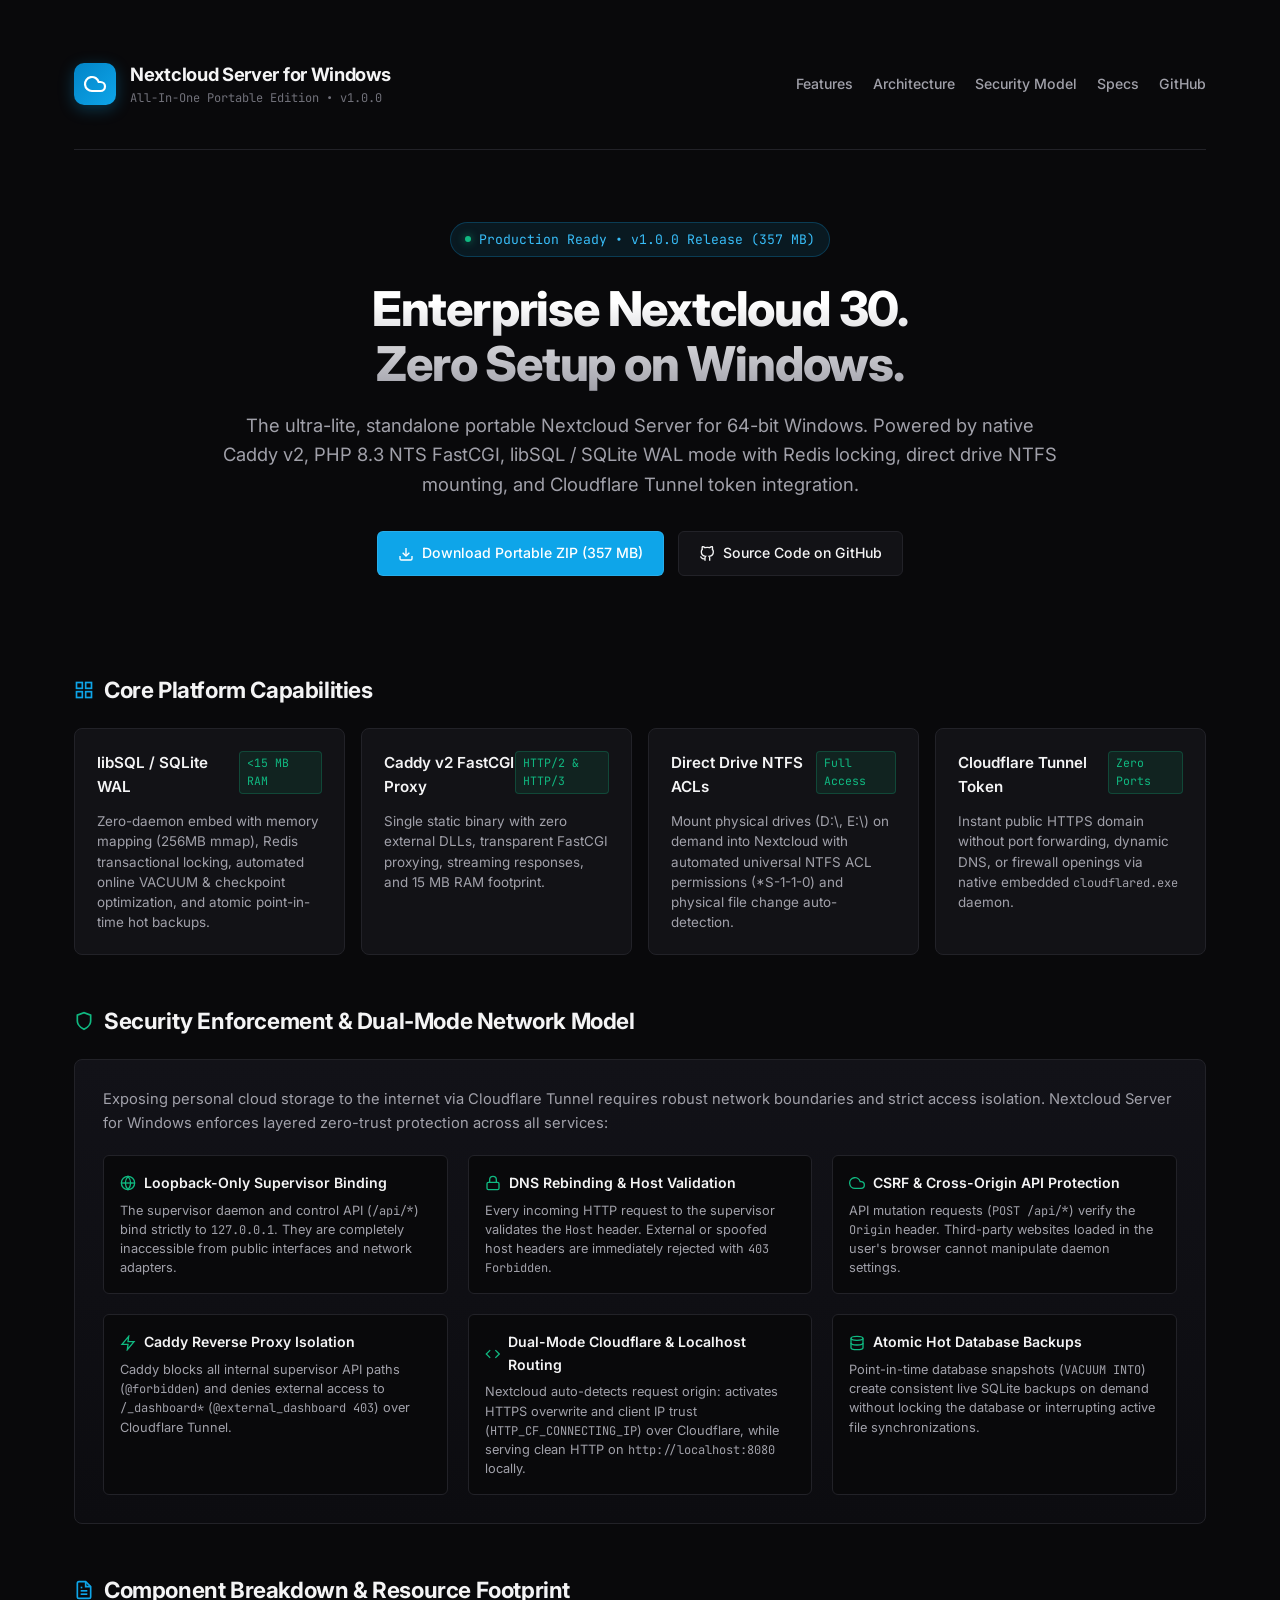
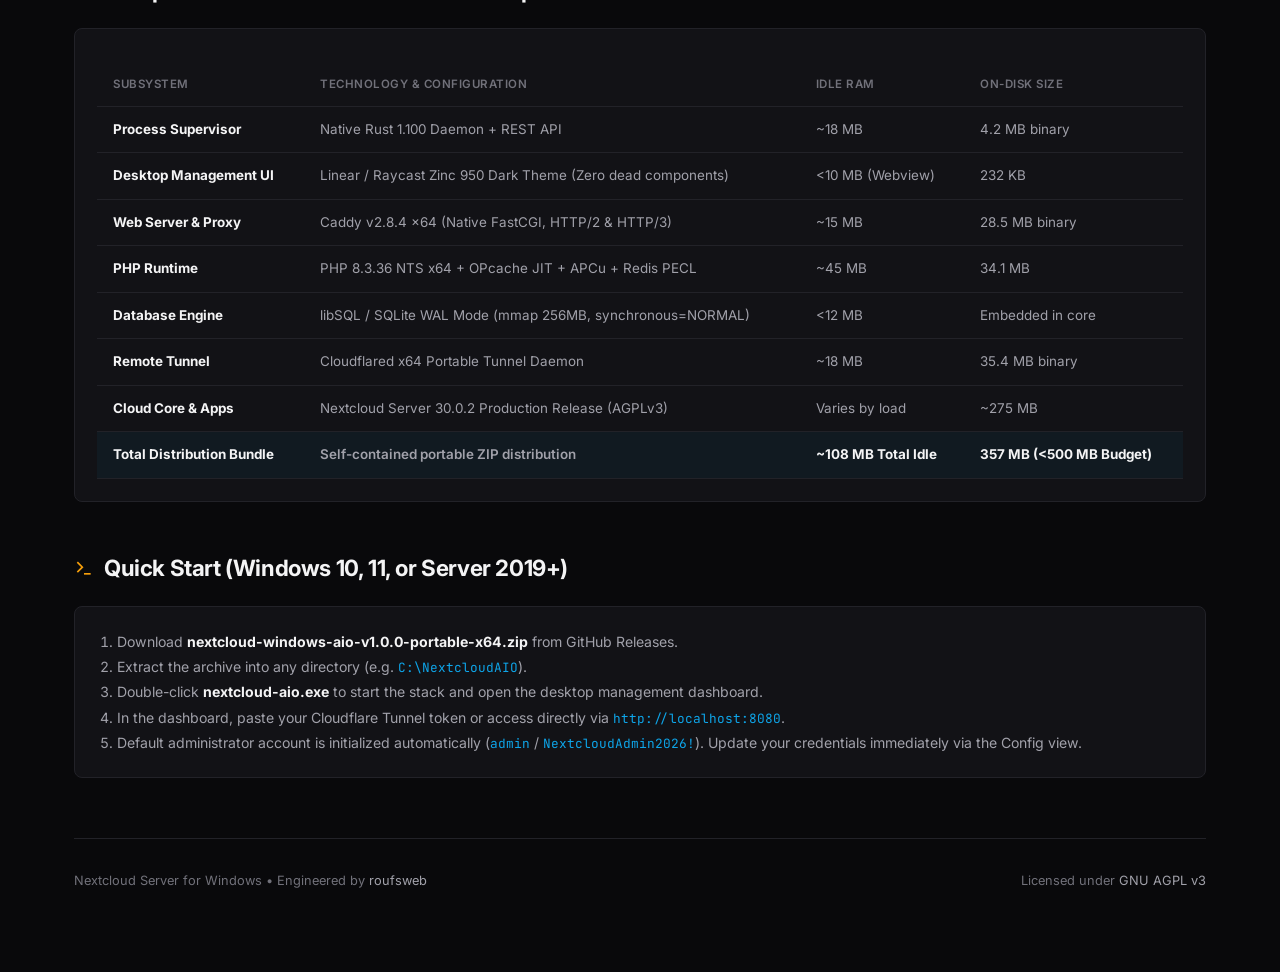
<file: docs/index.html>
<!DOCTYPE html>
<html lang="en">
<head>
  <meta charset="UTF-8">
  <meta name="viewport" content="width=device-width, initial-scale=1.0">
  <title>Nextcloud Server for Windows (All-In-One Portable)</title>
  <link rel="preconnect" href="https://fonts.googleapis.com">
  <link rel="preconnect" href="https://fonts.gstatic.com" crossorigin>
  <link href="https://fonts.googleapis.com/css2?family=Inter:wght@400;500;600;700;800&family=JetBrains+Mono:wght@400;500;600&display=swap" rel="stylesheet">
  <style>
    :root {
      --bg-base: #09090B;
      --bg-surface: #0C0C0F;
      --bg-card: #121216;
      --bg-card-hover: #18181F;
      --border-color: #222228;
      --border-focus: #38BDF8;
      --text-primary: #F4F4F5;
      --text-secondary: #A1A1AA;
      --text-muted: #71717A;
      --accent-sky: #0EA5E9;
      --accent-sky-hover: #38BDF8;
      --accent-emerald: #10B981;
      --accent-amber: #F59E0B;
      --accent-rose: #EF4444;
      --font-sans: 'Inter', -apple-system, BlinkMacSystemFont, 'Segoe UI', Roboto, sans-serif;
      --font-mono: 'JetBrains Mono', 'Cascadia Code', Consolas, monospace;
    }

    * { box-sizing: border-box; margin: 0; padding: 0; }
    body {
      background-color: var(--bg-base);
      color: var(--text-primary);
      font-family: var(--font-sans);
      line-height: 1.6;
      padding: 0;
      margin: 0;
      -webkit-font-smoothing: antialiased;
    }

    .container {
      max-width: 1180px;
      margin: 0 auto;
      padding: 40px 24px 80px;
    }

    header {
      display: flex;
      justify-content: space-between;
      align-items: center;
      padding: 20px 0 40px;
      border-bottom: 1px solid var(--border-color);
      margin-bottom: 48px;
    }

    .brand {
      display: flex;
      align-items: center;
      gap: 14px;
      text-decoration: none;
      color: var(--text-primary);
    }

    .brand-logo {
      width: 42px;
      height: 42px;
      background: linear-gradient(135deg, #0284C7, #0EA5E9);
      border-radius: 10px;
      display: flex;
      align-items: center;
      justify-content: center;
      box-shadow: 0 4px 16px rgba(14, 165, 233, 0.3);
    }

    .brand-name {
      font-weight: 700;
      font-size: 1.15rem;
      letter-spacing: -0.3px;
    }

    .brand-sub {
      font-size: 0.75rem;
      color: var(--text-muted);
      font-family: var(--font-mono);
    }

    .header-links {
      display: flex;
      gap: 20px;
      align-items: center;
    }

    .header-links a {
      color: var(--text-secondary);
      text-decoration: none;
      font-size: 0.88rem;
      font-weight: 500;
      transition: color 0.15s ease;
    }
    .header-links a:hover { color: var(--text-primary); }

    /* Hero Section */
    .hero {
      text-align: center;
      padding: 24px 0 48px;
      max-width: 840px;
      margin: 0 auto;
    }

    .hero-badge-pill {
      display: inline-flex;
      align-items: center;
      gap: 8px;
      background: rgba(14, 165, 233, 0.1);
      border: 1px solid rgba(14, 165, 233, 0.25);
      border-radius: 9999px;
      padding: 6px 14px;
      font-size: 0.82rem;
      color: var(--accent-sky-hover);
      font-family: var(--font-mono);
      margin-bottom: 24px;
    }

    .status-dot-glowing {
      width: 6px;
      height: 6px;
      border-radius: 50%;
      background-color: var(--accent-emerald);
      box-shadow: 0 0 8px rgba(16, 185, 129, 0.8);
    }

    .hero h1 {
      font-size: 3rem;
      font-weight: 800;
      letter-spacing: -1.2px;
      line-height: 1.15;
      margin-bottom: 20px;
      background: linear-gradient(180deg, #FFFFFF 20%, #A1A1AA 100%);
      -webkit-background-clip: text;
      -webkit-text-fill-color: transparent;
    }

    .hero p {
      font-size: 1.15rem;
      color: var(--text-secondary);
      line-height: 1.6;
      margin-bottom: 32px;
    }

    .hero-actions {
      display: flex;
      justify-content: center;
      gap: 14px;
      flex-wrap: wrap;
    }

    .btn {
      display: inline-flex;
      align-items: center;
      gap: 8px;
      padding: 10px 20px;
      font-size: 0.88rem;
      font-weight: 500;
      border-radius: 6px;
      text-decoration: none;
      transition: all 0.15s ease;
      cursor: pointer;
    }

    .btn-primary {
      background-color: var(--accent-sky);
      color: #FFFFFF;
      border: 1px solid rgba(255, 255, 255, 0.1);
    }
    .btn-primary:hover {
      background-color: var(--accent-sky-hover);
      box-shadow: 0 4px 14px rgba(14, 165, 233, 0.35);
    }

    .btn-secondary {
      background-color: var(--bg-card);
      color: var(--text-primary);
      border: 1px solid var(--border-color);
    }
    .btn-secondary:hover {
      background-color: var(--bg-card-hover);
      border-color: #383842;
    }

    /* Grid Sections */
    .section-title {
      font-size: 1.4rem;
      font-weight: 700;
      letter-spacing: -0.4px;
      margin: 48px 0 20px;
      display: flex;
      align-items: center;
      gap: 10px;
    }

    .grid-4 {
      display: grid;
      grid-template-columns: repeat(auto-fit, minmax(260px, 1fr));
      gap: 16px;
      margin-bottom: 32px;
    }

    .grid-2 {
      display: grid;
      grid-template-columns: repeat(auto-fit, minmax(420px, 1fr));
      gap: 20px;
      margin-bottom: 32px;
    }

    .card {
      background-color: var(--bg-card);
      border: 1px solid var(--border-color);
      border-radius: 8px;
      padding: 22px;
      transition: border-color 0.15s ease;
    }
    .card:hover {
      border-color: #33333F;
    }

    .card-header {
      display: flex;
      justify-content: space-between;
      align-items: flex-start;
      margin-bottom: 12px;
    }

    .card-title {
      font-size: 0.95rem;
      font-weight: 600;
      color: var(--text-primary);
    }

    .card-badge {
      font-family: var(--font-mono);
      font-size: 0.72rem;
      color: var(--accent-emerald);
      background: rgba(16, 185, 129, 0.1);
      border: 1px solid rgba(16, 185, 129, 0.25);
      border-radius: 4px;
      padding: 2px 7px;
    }

    .card-desc {
      font-size: 0.84rem;
      color: var(--text-secondary);
      line-height: 1.5;
    }

    /* Security Architecture Callout */
    .security-panel {
      background: linear-gradient(180deg, #121218 0%, #0C0C10 100%);
      border: 1px solid var(--border-color);
      border-radius: 8px;
      padding: 28px;
      margin-bottom: 40px;
    }

    .security-grid {
      display: grid;
      grid-template-columns: repeat(auto-fit, minmax(300px, 1fr));
      gap: 20px;
      margin-top: 20px;
    }

    .security-item {
      background: var(--bg-base);
      border: 1px solid var(--border-color);
      border-radius: 6px;
      padding: 16px;
    }

    .security-item-title {
      font-size: 0.88rem;
      font-weight: 600;
      color: var(--text-primary);
      margin-bottom: 6px;
      display: flex;
      align-items: center;
      gap: 8px;
    }

    .security-item-desc {
      font-size: 0.8rem;
      color: var(--text-secondary);
      line-height: 1.5;
    }

    /* Code block */
    pre, code {
      font-family: var(--font-mono);
    }

    .code-box {
      background: #000000;
      border: 1px solid var(--border-color);
      border-radius: 6px;
      padding: 14px 18px;
      font-size: 0.82rem;
      color: #E4E4E7;
      overflow-x: auto;
      margin-top: 10px;
    }

    /* Table */
    .spec-table {
      width: 100%;
      border-collapse: collapse;
      margin-top: 12px;
    }

    .spec-table th, .spec-table td {
      padding: 12px 16px;
      text-align: left;
      border-bottom: 1px solid var(--border-color);
      font-size: 0.84rem;
    }

    .spec-table th {
      color: var(--text-muted);
      font-weight: 600;
      text-transform: uppercase;
      font-size: 0.72rem;
      letter-spacing: 0.5px;
    }

    .spec-table td {
      color: var(--text-secondary);
    }

    .spec-table td strong {
      color: var(--text-primary);
    }

    footer {
      border-top: 1px solid var(--border-color);
      padding-top: 32px;
      margin-top: 60px;
      display: flex;
      justify-content: space-between;
      align-items: center;
      font-size: 0.8rem;
      color: var(--text-muted);
    }

    footer a { color: var(--text-secondary); text-decoration: none; }
    footer a:hover { color: var(--accent-sky); }
  </style>
</head>
<body>
  <div class="container">
    <header>
      <a href="#" class="brand">
        <div class="brand-logo">
          <svg width="24" height="24" viewBox="0 0 24 24" fill="none" stroke="#FFFFFF" stroke-width="2.2">
            <path d="M17.5 19H9a7 7 0 1 1 6.71-9h1.79a4.5 4.5 0 1 1 0 9Z"/>
          </svg>
        </div>
        <div>
          <div class="brand-name">Nextcloud Server for Windows</div>
          <div class="brand-sub">All-In-One Portable Edition • v1.0.0</div>
        </div>
      </a>
      <div class="header-links">
        <a href="#features">Features</a>
        <a href="#architecture">Architecture</a>
        <a href="#security">Security Model</a>
        <a href="#specifications">Specs</a>
        <a href="https://github.com/roufsweb/nextcloud-server-windows" target="_blank">GitHub</a>
      </div>
    </header>

    <!-- Hero -->
    <div class="hero">
      <div class="hero-badge-pill">
        <span class="status-dot-glowing"></span>
        <span>Production Ready • v1.0.0 Release (357 MB)</span>
      </div>
      <h1>Enterprise Nextcloud 30.<br>Zero Setup on Windows.</h1>
      <p>
        The ultra-lite, standalone portable Nextcloud Server for 64-bit Windows. Powered by native Caddy v2, PHP 8.3 NTS FastCGI, libSQL / SQLite WAL mode with Redis locking, direct drive NTFS mounting, and Cloudflare Tunnel token integration.
      </p>
      <div class="hero-actions">
        <a href="https://github.com/roufsweb/nextcloud-server-windows/releases/download/v1.0.0/nextcloud-windows-aio-v1.0.0-portable-x64.zip" class="btn btn-primary">
          <svg width="16" height="16" viewBox="0 0 24 24" fill="none" stroke="currentColor" stroke-width="2"><path d="M21 15v4a2 2 0 0 1-2 2H5a2 2 0 0 1-2-2v-4"></path><polyline points="7 10 12 15 17 10"></polyline><line x1="12" y1="15" x2="12" y2="3"></line></svg>
          Download Portable ZIP (357 MB)
        </a>
        <a href="https://github.com/roufsweb/nextcloud-server-windows" class="btn btn-secondary" target="_blank">
          <svg width="16" height="16" viewBox="0 0 24 24" fill="none" stroke="currentColor" stroke-width="2"><path d="M9 19c-5 1.5-5-2.5-7-3m14 6v-3.87a3.37 3.37 0 0 0-.94-2.61c3.14-.35 6.44-1.54 6.44-7A5.44 5.44 0 0 0 20 4.77 5.07 5.07 0 0 0 19.91 1S18.73.65 16 2.48a13.38 13.38 0 0 0-7 0C6.27.65 5.09 1 5.09 1A5.07 5.07 0 0 0 5 4.77a5.44 5.44 0 0 0-1.5 3.78c0 5.42 3.3 6.61 6.44 7A3.37 3.37 0 0 0 9 18.13V22"></path></svg>
          Source Code on GitHub
        </a>
      </div>
    </div>

    <!-- Core Feature Cards -->
    <div class="section-title" id="features">
      <svg width="20" height="20" viewBox="0 0 24 24" fill="none" stroke="var(--accent-sky)" stroke-width="2"><rect x="3" y="3" width="7" height="7"></rect><rect x="14" y="3" width="7" height="7"></rect><rect x="14" y="14" width="7" height="7"></rect><rect x="3" y="14" width="7" height="7"></rect></svg>
      Core Platform Capabilities
    </div>
    <div class="grid-4">
      <div class="card">
        <div class="card-header">
          <div class="card-title">libSQL / SQLite WAL</div>
          <span class="card-badge">&lt;15 MB RAM</span>
        </div>
        <div class="card-desc">
          Zero-daemon embed with memory mapping (256MB mmap), Redis transactional locking, automated online VACUUM & checkpoint optimization, and atomic point-in-time hot backups.
        </div>
      </div>

      <div class="card">
        <div class="card-header">
          <div class="card-title">Caddy v2 FastCGI Proxy</div>
          <span class="card-badge">HTTP/2 & HTTP/3</span>
        </div>
        <div class="card-desc">
          Single static binary with zero external DLLs, transparent FastCGI proxying, streaming responses, and 15 MB RAM footprint.
        </div>
      </div>

      <div class="card">
        <div class="card-header">
          <div class="card-title">Direct Drive NTFS ACLs</div>
          <span class="card-badge">Full Access</span>
        </div>
        <div class="card-desc">
          Mount physical drives (D:\, E:\) on demand into Nextcloud with automated universal NTFS ACL permissions (*S-1-1-0) and physical file change auto-detection.
        </div>
      </div>

      <div class="card">
        <div class="card-header">
          <div class="card-title">Cloudflare Tunnel Token</div>
          <span class="card-badge">Zero Ports</span>
        </div>
        <div class="card-desc">
          Instant public HTTPS domain without port forwarding, dynamic DNS, or firewall openings via native embedded <code style="font-size:0.75rem;">cloudflared.exe</code> daemon.
        </div>
      </div>
    </div>

    <!-- Security & Dual-Mode Architecture -->
    <div class="section-title" id="security">
      <svg width="20" height="20" viewBox="0 0 24 24" fill="none" stroke="var(--accent-emerald)" stroke-width="2"><path d="M12 22s8-4 8-10V5l-8-3-8 3v7c0 6 8 10 8 10z"></path></svg>
      Security Enforcement & Dual-Mode Network Model
    </div>
    <div class="security-panel">
      <p style="font-size:0.92rem; color:var(--text-secondary); margin-bottom:16px;">
        Exposing personal cloud storage to the internet via Cloudflare Tunnel requires robust network boundaries and strict access isolation. Nextcloud Server for Windows enforces layered zero-trust protection across all services:
      </p>

      <div class="security-grid">
        <div class="security-item">
          <div class="security-item-title">
            <svg width="16" height="16" viewBox="0 0 24 24" fill="none" stroke="var(--accent-emerald)" stroke-width="2"><circle cx="12" cy="12" r="10"></circle><line x1="2" y1="12" x2="22" y2="12"></line><path d="M12 2a15.3 15.3 0 0 1 4 10 15.3 15.3 0 0 1-4 10 15.3 15.3 0 0 1-4-10 15.3 15.3 0 0 1 4-10z"></path></svg>
            Loopback-Only Supervisor Binding
          </div>
          <div class="security-item-desc">
            The supervisor daemon and control API (<code style="font-size:0.75rem;">/api/*</code>) bind strictly to <code style="font-size:0.75rem;">127.0.0.1</code>. They are completely inaccessible from public interfaces and network adapters.
          </div>
        </div>

        <div class="security-item">
          <div class="security-item-title">
            <svg width="16" height="16" viewBox="0 0 24 24" fill="none" stroke="var(--accent-emerald)" stroke-width="2"><rect x="3" y="11" width="18" height="11" rx="2" ry="2"></rect><path d="M7 11V7a5 5 0 0 1 10 0v4"></path></svg>
            DNS Rebinding & Host Validation
          </div>
          <div class="security-item-desc">
            Every incoming HTTP request to the supervisor validates the <code style="font-size:0.75rem;">Host</code> header. External or spoofed host headers are immediately rejected with <code style="font-size:0.75rem;">403 Forbidden</code>.
          </div>
        </div>

        <div class="security-item">
          <div class="security-item-title">
            <svg width="16" height="16" viewBox="0 0 24 24" fill="none" stroke="var(--accent-emerald)" stroke-width="2"><path d="M18 10h-1.26A8 8 0 1 0 9 20h9a5 5 0 0 0 0-10z"></path></svg>
            CSRF & Cross-Origin API Protection
          </div>
          <div class="security-item-desc">
            API mutation requests (<code style="font-size:0.75rem;">POST /api/*</code>) verify the <code style="font-size:0.75rem;">Origin</code> header. Third-party websites loaded in the user's browser cannot manipulate daemon settings.
          </div>
        </div>

        <div class="security-item">
          <div class="security-item-title">
            <svg width="16" height="16" viewBox="0 0 24 24" fill="none" stroke="var(--accent-emerald)" stroke-width="2"><polygon points="13 2 3 14 12 14 11 22 21 10 12 10 13 2"></polygon></svg>
            Caddy Reverse Proxy Isolation
          </div>
          <div class="security-item-desc">
            Caddy blocks all internal supervisor API paths (<code style="font-size:0.75rem;">@forbidden</code>) and denies external access to <code style="font-size:0.75rem;">/_dashboard*</code> (<code style="font-size:0.75rem;">@external_dashboard 403</code>) over Cloudflare Tunnel.
          </div>
        </div>

        <div class="security-item">
          <div class="security-item-title">
            <svg width="16" height="16" viewBox="0 0 24 24" fill="none" stroke="var(--accent-emerald)" stroke-width="2"><polyline points="16 18 22 12 16 6"></polyline><polyline points="8 6 2 12 8 18"></polyline></svg>
            Dual-Mode Cloudflare & Localhost Routing
          </div>
          <div class="security-item-desc">
            Nextcloud auto-detects request origin: activates HTTPS overwrite and client IP trust (<code style="font-size:0.75rem;">HTTP_CF_CONNECTING_IP</code>) over Cloudflare, while serving clean HTTP on <code style="font-size:0.75rem;">http://localhost:8080</code> locally.
          </div>
        </div>

        <div class="security-item">
          <div class="security-item-title">
            <svg width="16" height="16" viewBox="0 0 24 24" fill="none" stroke="var(--accent-emerald)" stroke-width="2"><ellipse cx="12" cy="5" rx="9" ry="3"></ellipse><path d="M21 12c0 1.66-4 3-9 3s-9-1.34-9-3"></path><path d="M3 5v14c0 1.66 4 3 9 3s9-1.34 9-3V5"></path></svg>
            Atomic Hot Database Backups
          </div>
          <div class="security-item-desc">
            Point-in-time database snapshots (<code style="font-size:0.75rem;">VACUUM INTO</code>) create consistent live SQLite backups on demand without locking the database or interrupting active file synchronizations.
          </div>
        </div>
      </div>
    </div>

    <!-- Technical Specifications Table -->
    <div class="section-title" id="specifications">
      <svg width="20" height="20" viewBox="0 0 24 24" fill="none" stroke="var(--accent-sky)" stroke-width="2"><path d="M14 2H6a2 2 0 0 0-2 2v16a2 2 0 0 0 2 2h12a2 2 0 0 0 2-2V8z"></path><polyline points="14 2 14 8 20 8"></polyline><line x1="16" y1="13" x2="8" y2="13"></line><line x1="16" y1="17" x2="8" y2="17"></line><polyline points="10 9 9 9 8 9"></polyline></svg>
      Component Breakdown & Resource Footprint
    </div>
    <div class="card" style="margin-bottom: 40px;">
      <table class="spec-table">
        <thead>
          <tr>
            <th>Subsystem</th>
            <th>Technology & Configuration</th>
            <th>Idle RAM</th>
            <th>On-Disk Size</th>
          </tr>
        </thead>
        <tbody>
          <tr>
            <td><strong>Process Supervisor</strong></td>
            <td>Native Rust 1.100 Daemon + REST API</td>
            <td>~18 MB</td>
            <td>4.2 MB binary</td>
          </tr>
          <tr>
            <td><strong>Desktop Management UI</strong></td>
            <td>Linear / Raycast Zinc 950 Dark Theme (Zero dead components)</td>
            <td>&lt;10 MB (Webview)</td>
            <td>232 KB</td>
          </tr>
          <tr>
            <td><strong>Web Server & Proxy</strong></td>
            <td>Caddy v2.8.4 x64 (Native FastCGI, HTTP/2 & HTTP/3)</td>
            <td>~15 MB</td>
            <td>28.5 MB binary</td>
          </tr>
          <tr>
            <td><strong>PHP Runtime</strong></td>
            <td>PHP 8.3.36 NTS x64 + OPcache JIT + APCu + Redis PECL</td>
            <td>~45 MB</td>
            <td>34.1 MB</td>
          </tr>
          <tr>
            <td><strong>Database Engine</strong></td>
            <td>libSQL / SQLite WAL Mode (mmap 256MB, synchronous=NORMAL)</td>
            <td>&lt;12 MB</td>
            <td>Embedded in core</td>
          </tr>
          <tr>
            <td><strong>Remote Tunnel</strong></td>
            <td>Cloudflared x64 Portable Tunnel Daemon</td>
            <td>~18 MB</td>
            <td>35.4 MB binary</td>
          </tr>
          <tr>
            <td><strong>Cloud Core & Apps</strong></td>
            <td>Nextcloud Server 30.0.2 Production Release (AGPLv3)</td>
            <td>Varies by load</td>
            <td>~275 MB</td>
          </tr>
          <tr style="background: rgba(14, 165, 233, 0.05); font-weight: 600;">
            <td><strong>Total Distribution Bundle</strong></td>
            <td>Self-contained portable ZIP distribution</td>
            <td><strong>~108 MB Total Idle</strong></td>
            <td><strong>357 MB (&lt;500 MB Budget)</strong></td>
          </tr>
        </tbody>
      </table>
    </div>

    <!-- Quick Start -->
    <div class="section-title">
      <svg width="20" height="20" viewBox="0 0 24 24" fill="none" stroke="var(--accent-amber)" stroke-width="2"><polyline points="4 17 10 11 4 5"></polyline><line x1="12" y1="19" x2="20" y2="19"></line></svg>
      Quick Start (Windows 10, 11, or Server 2019+)
    </div>
    <div class="card">
      <ol style="padding-left: 20px; font-size: 0.88rem; color: var(--text-secondary); line-height: 1.8;">
        <li>Download <strong style="color:var(--text-primary);">nextcloud-windows-aio-v1.0.0-portable-x64.zip</strong> from GitHub Releases.</li>
        <li>Extract the archive into any directory (e.g. <code style="font-size:0.8rem; color:var(--accent-sky);">C:\NextcloudAIO</code>).</li>
        <li>Double-click <strong style="color:var(--text-primary);">nextcloud-aio.exe</strong> to start the stack and open the desktop management dashboard.</li>
        <li>In the dashboard, paste your Cloudflare Tunnel token or access directly via <code style="font-size:0.8rem; color:var(--accent-sky);">http://localhost:8080</code>.</li>
        <li>Default administrator account is initialized automatically (<code style="font-size:0.8rem; color:var(--accent-sky);">admin</code> / <code style="font-size:0.8rem; color:var(--accent-sky);">NextcloudAdmin2026!</code>). Update your credentials immediately via the Config view.</li>
      </ol>
    </div>

    <footer>
      <div>
        Nextcloud Server for Windows • Engineered by <a href="https://github.com/roufsweb" target="_blank">roufsweb</a>
      </div>
      <div>
        Licensed under <a href="https://www.gnu.org/licenses/agpl-3.0.html" target="_blank">GNU AGPL v3</a>
      </div>
    </footer>
  </div>
</body>
</html>
</file>
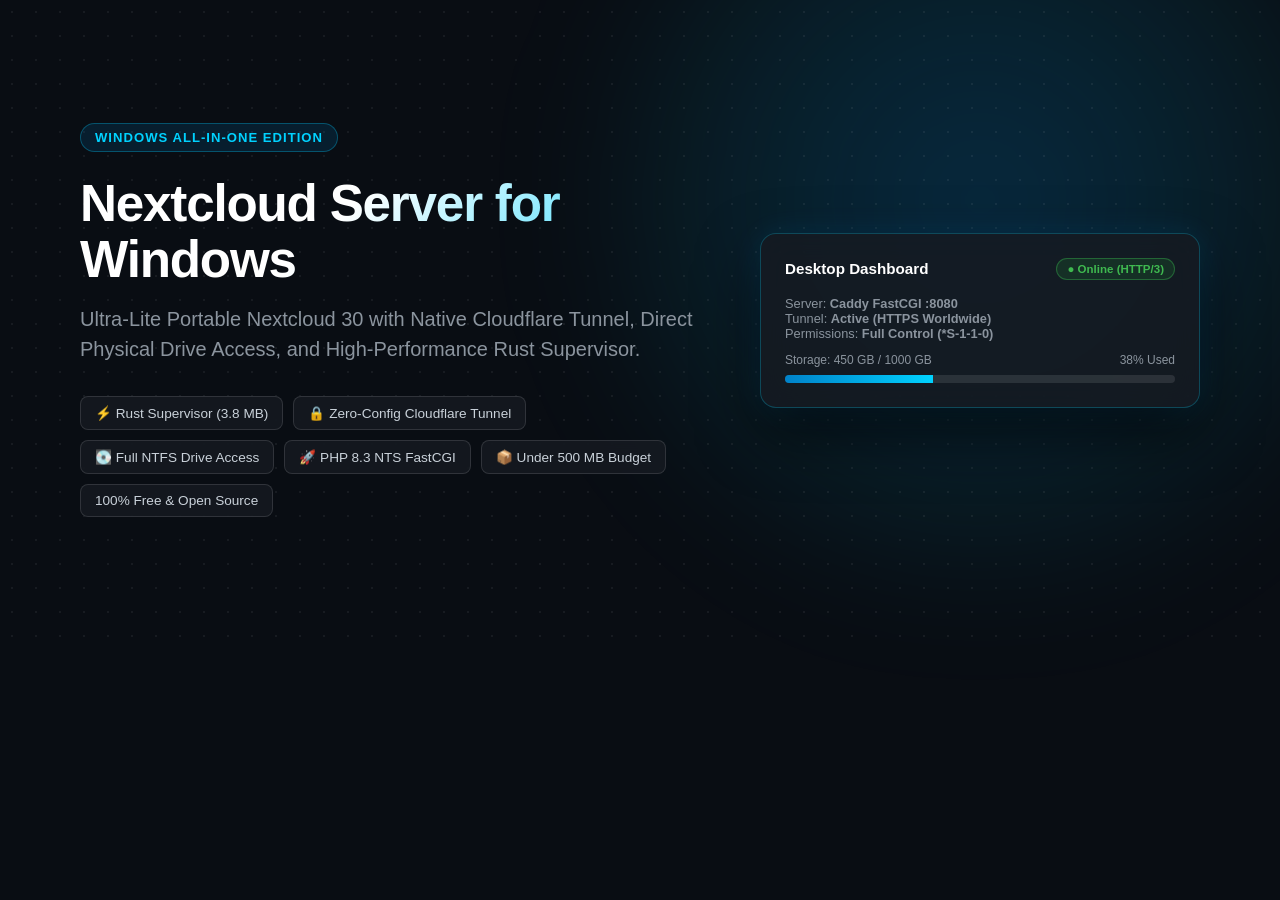
<file: docs/img/render_banner.html>
<!DOCTYPE html>
<html>
<head>
  <meta charset="UTF-8">
  <style>
    * { margin: 0; padding: 0; box-sizing: border-box; }
    body {
      width: 1280px;
      height: 640px;
      background: #090d13;
      font-family: -apple-system, BlinkMacSystemFont, "Segoe UI", Roboto, "Helvetica Neue", Arial, sans-serif;
      display: flex;
      align-items: center;
      justify-content: space-between;
      padding: 60px 80px;
      position: relative;
      overflow: hidden;
      color: #f0f6fc;
    }
    .bg-gradient {
      position: absolute;
      width: 800px;
      height: 800px;
      top: -200px;
      right: -100px;
      background: radial-gradient(circle, rgba(0, 130, 201, 0.25) 0%, rgba(0, 210, 255, 0.08) 50%, transparent 75%);
      filter: blur(60px);
      z-index: 1;
    }
    .bg-dots {
      position: absolute;
      top: 0; left: 0; right: 0; bottom: 0;
      background-image: radial-gradient(rgba(255, 255, 255, 0.06) 1px, transparent 1px);
      background-size: 24px 24px;
      z-index: 1;
    }
    .content-left {
      position: relative;
      z-index: 2;
      max-width: 640px;
    }
    .brand-tag {
      display: inline-flex;
      align-items: center;
      gap: 8px;
      padding: 6px 14px;
      background: rgba(0, 130, 201, 0.15);
      border: 1px solid rgba(0, 210, 255, 0.3);
      border-radius: 20px;
      font-size: 0.82rem;
      font-weight: 600;
      color: #00d2ff;
      text-transform: uppercase;
      letter-spacing: 1px;
      margin-bottom: 24px;
    }
    .title {
      font-size: 3.2rem;
      font-weight: 800;
      line-height: 1.1;
      letter-spacing: -1.2px;
      margin-bottom: 16px;
      background: linear-gradient(135deg, #ffffff 40%, #00d2ff 100%);
      -webkit-background-clip: text;
      -webkit-text-fill-color: transparent;
    }
    .subtitle {
      font-size: 1.25rem;
      color: #8b949e;
      line-height: 1.5;
      margin-bottom: 32px;
    }
    .pill-grid {
      display: flex;
      flex-wrap: wrap;
      gap: 10px;
    }
    .feature-pill {
      display: inline-flex;
      align-items: center;
      gap: 8px;
      padding: 8px 14px;
      background: rgba(22, 27, 34, 0.85);
      border: 1px solid rgba(255, 255, 255, 0.12);
      border-radius: 8px;
      font-size: 0.85rem;
      font-weight: 500;
      color: #c9d1d9;
      backdrop-filter: blur(8px);
    }
    .feature-pill svg {
      width: 16px;
      height: 16px;
      color: #00d2ff;
    }
    .content-right {
      position: relative;
      z-index: 2;
      width: 440px;
    }
    .preview-card {
      background: rgba(22, 27, 34, 0.85);
      border: 1px solid rgba(0, 210, 255, 0.25);
      border-radius: 16px;
      padding: 24px;
      box-shadow: 0 24px 60px rgba(0, 0, 0, 0.6), 0 0 30px rgba(0, 130, 201, 0.2);
      backdrop-filter: blur(16px);
    }
    .card-row {
      display: flex;
      justify-content: space-between;
      align-items: center;
      margin-bottom: 16px;
    }
    .card-title {
      font-size: 0.95rem;
      font-weight: 700;
      color: #fff;
    }
    .status-badge {
      padding: 4px 10px;
      background: rgba(35, 134, 54, 0.2);
      border: 1px solid rgba(59, 185, 80, 0.4);
      color: #3fb950;
      border-radius: 12px;
      font-size: 0.72rem;
      font-weight: 600;
    }
    .mini-bar {
      height: 8px;
      background: rgba(255, 255, 255, 0.1);
      border-radius: 4px;
      overflow: hidden;
      margin-top: 8px;
    }
    .mini-fill {
      width: 38%;
      height: 100%;
      background: linear-gradient(90deg, #0082c9, #00d2ff);
    }
  </style>
</head>
<body>
  <div class="bg-gradient"></div>
  <div class="bg-dots"></div>

  <div class="content-left">
    <div class="brand-tag">
      <span>Windows All-In-One Edition</span>
    </div>
    <h1 class="title">Nextcloud Server for Windows</h1>
    <p class="subtitle">
      Ultra-Lite Portable Nextcloud 30 with Native Cloudflare Tunnel, Direct Physical Drive Access, and High-Performance Rust Supervisor.
    </p>

    <div class="pill-grid">
      <div class="feature-pill">⚡ Rust Supervisor (3.8 MB)</div>
      <div class="feature-pill">🔒 Zero-Config Cloudflare Tunnel</div>
      <div class="feature-pill">💽 Full NTFS Drive Access</div>
      <div class="feature-pill">🚀 PHP 8.3 NTS FastCGI</div>
      <div class="feature-pill">📦 Under 500 MB Budget</div>
      <div class="feature-pill">100% Free & Open Source</div>
    </div>
  </div>

  <div class="content-right">
    <div class="preview-card">
      <div class="card-row">
        <span class="card-title">Desktop Dashboard</span>
        <span class="status-badge">● Online (HTTP/3)</span>
      </div>
      <div style="font-size: 0.8rem; color:#8b949e; margin-bottom: 12px;">
        <div>Server: <strong>Caddy FastCGI :8080</strong></div>
        <div>Tunnel: <strong>Active (HTTPS Worldwide)</strong></div>
        <div>Permissions: <strong>Full Control (*S-1-1-0)</strong></div>
      </div>
      <div style="font-size: 0.75rem; color:#8b949e; display:flex; justify-content:space-between;">
        <span>Storage: 450 GB / 1000 GB</span>
        <span>38% Used</span>
      </div>
      <div class="mini-bar">
        <div class="mini-fill"></div>
      </div>
    </div>
  </div>
</body>
</html>
</file>
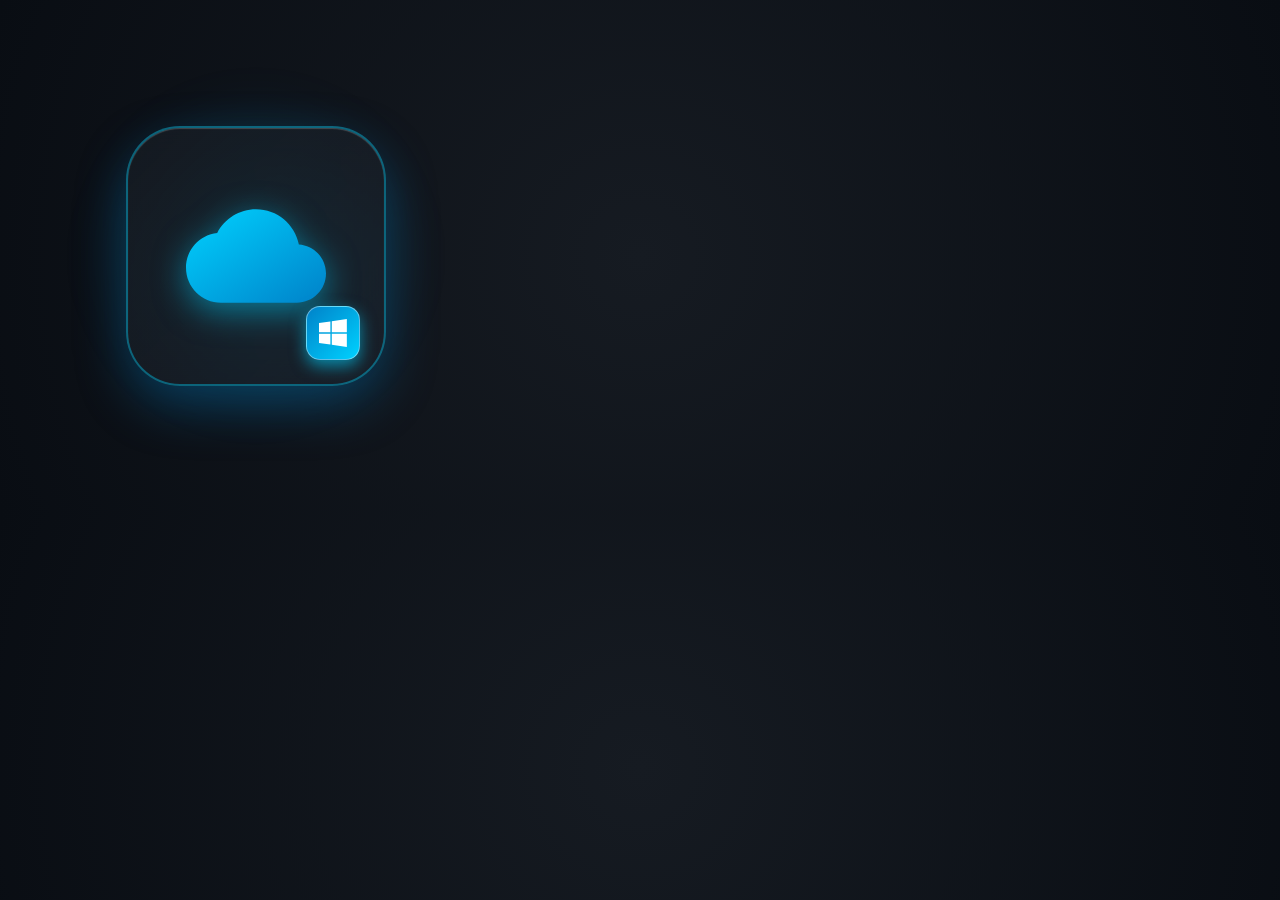
<file: docs/img/render_logo.html>
<!DOCTYPE html>
<html>
<head>
  <meta charset="UTF-8">
  <style>
    * { margin: 0; padding: 0; box-sizing: border-box; }
    body {
      width: 512px;
      height: 512px;
      background: radial-gradient(circle at center, #161b22, #090d13);
      display: flex;
      align-items: center;
      justify-content: center;
      font-family: -apple-system, BlinkMacSystemFont, "Segoe UI", Roboto, sans-serif;
      overflow: hidden;
    }
    .logo-container {
      position: relative;
      width: 320px;
      height: 320px;
      display: flex;
      align-items: center;
      justify-content: center;
    }
    .glow-ring {
      position: absolute;
      width: 320px;
      height: 320px;
      border-radius: 50%;
      background: radial-gradient(circle, rgba(0, 210, 255, 0.25) 0%, rgba(0, 130, 201, 0.05) 60%, transparent 80%);
      filter: blur(20px);
    }
    .cloud-card {
      position: relative;
      width: 260px;
      height: 260px;
      background: linear-gradient(135deg, rgba(22, 27, 34, 0.85), rgba(30, 36, 46, 0.6));
      border: 2px solid rgba(0, 210, 255, 0.4);
      border-radius: 54px;
      backdrop-filter: blur(16px);
      display: flex;
      flex-direction: column;
      align-items: center;
      justify-content: center;
      box-shadow: 0 20px 50px rgba(0, 130, 201, 0.35), inset 0 1px 1px rgba(255, 255, 255, 0.2);
    }
    .cloud-svg {
      width: 140px;
      height: 140px;
      filter: drop-shadow(0 8px 16px rgba(0, 210, 255, 0.5));
    }
    .badge-win {
      position: absolute;
      bottom: 24px;
      right: 24px;
      width: 54px;
      height: 54px;
      background: linear-gradient(135deg, #0082c9, #00d2ff);
      border-radius: 14px;
      display: flex;
      align-items: center;
      justify-content: center;
      box-shadow: 0 6px 16px rgba(0, 210, 255, 0.6);
      border: 1px solid rgba(255, 255, 255, 0.4);
    }
    .badge-win svg {
      width: 28px;
      height: 28px;
      fill: #ffffff;
    }
  </style>
</head>
<body>
  <div class="logo-container">
    <div class="glow-ring"></div>
    <div class="cloud-card">
      <svg class="cloud-svg" viewBox="0 0 24 24" fill="none">
        <defs>
          <linearGradient id="cloudGrad" x1="0%" y1="0%" x2="100%" y2="100%">
            <stop offset="0%" stop-color="#00d2ff" />
            <stop offset="100%" stop-color="#0082c9" />
          </linearGradient>
        </defs>
        <path d="M19.35 10.04C18.67 6.59 15.64 4 12 4 9.11 4 6.6 5.64 5.35 8.04 2.34 8.36 0 10.91 0 14c0 3.31 2.69 6 6 6h13c2.76 0 5-2.24 5-5 0-2.64-2.05-4.78-4.65-4.96z" fill="url(#cloudGrad)"/>
      </svg>
      <div class="badge-win">
        <svg viewBox="0 0 88 88">
          <path d="M0,12.5 L35.8,7.6 L35.8,41.9 L0,41.9 Z M0,46.1 L35.8,46.1 L35.8,80.4 L0,75.5 Z M40.2,6.9 L87.5,0 L87.5,41.9 L40.2,41.9 Z M40.2,46.1 L87.5,46.1 L87.5,88 L40.2,81.1 Z"/>
        </svg>
      </div>
    </div>
  </div>
</body>
</html>
</file>
